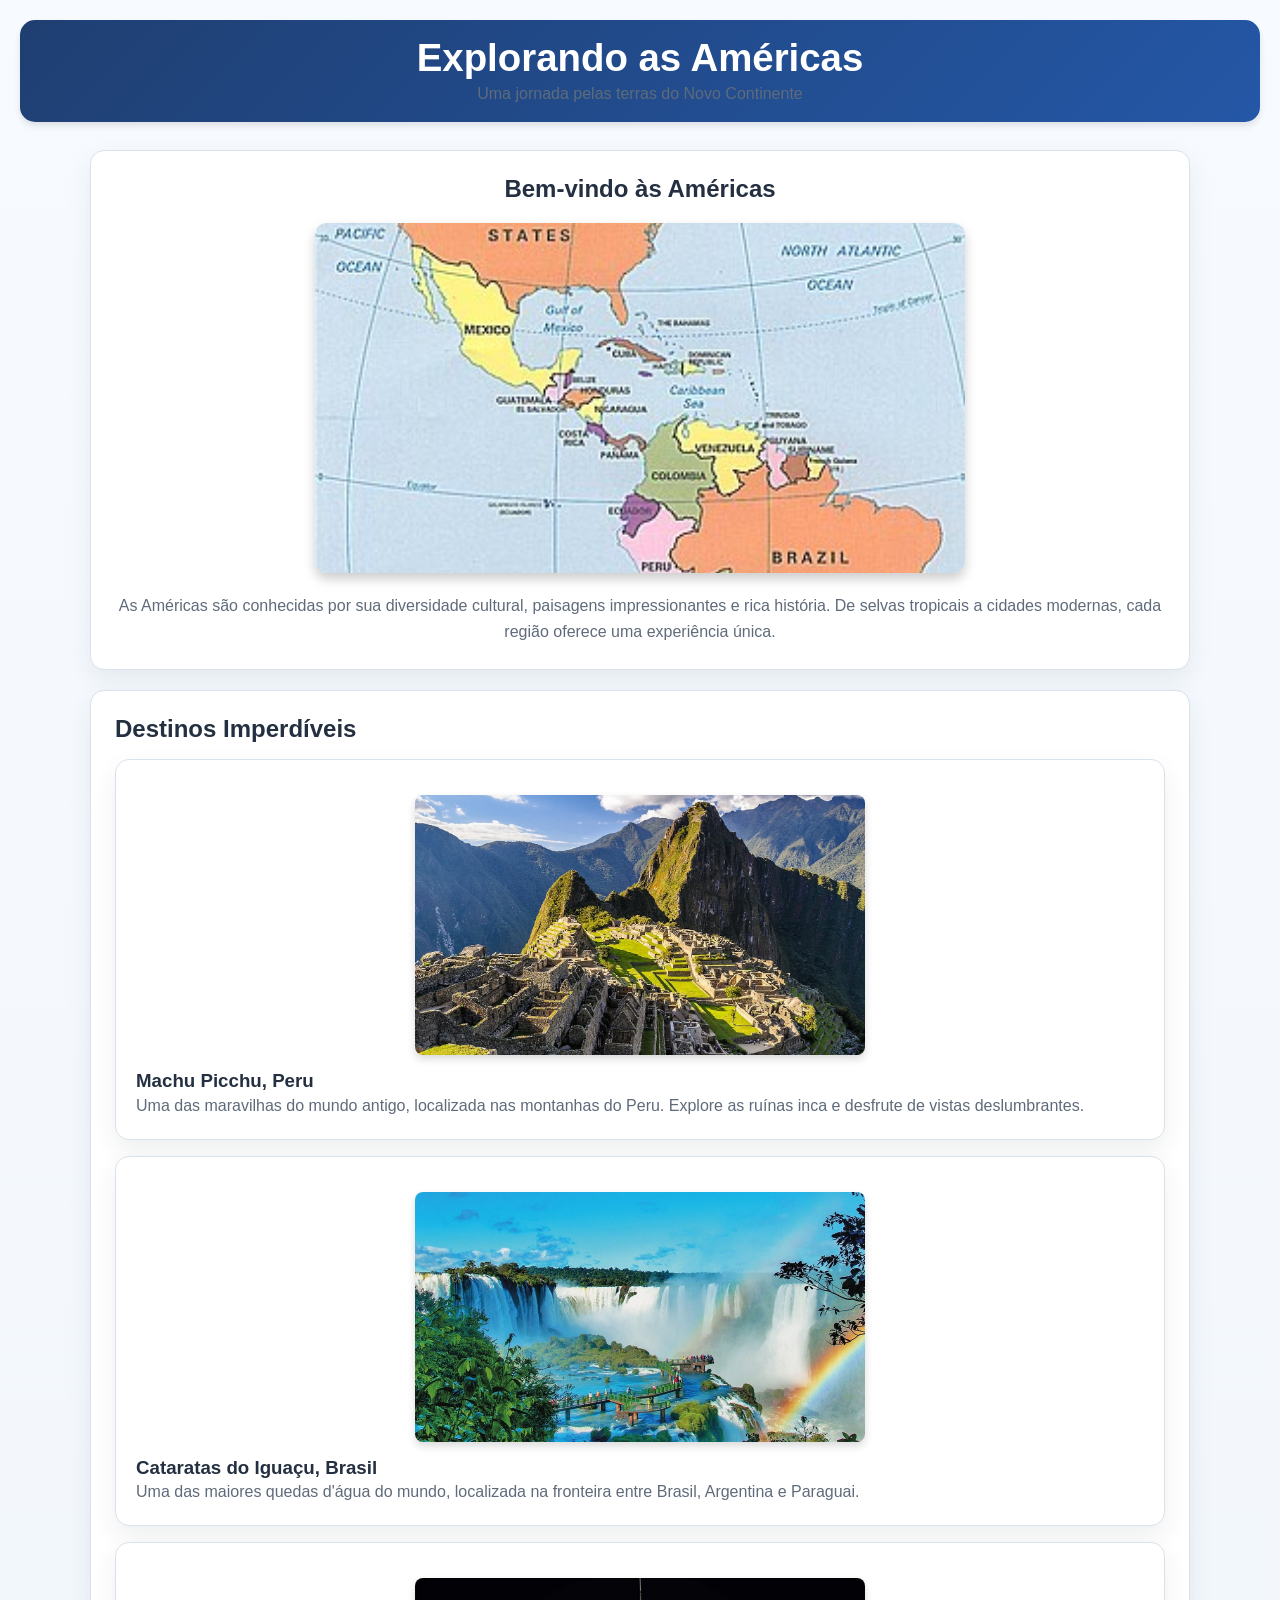
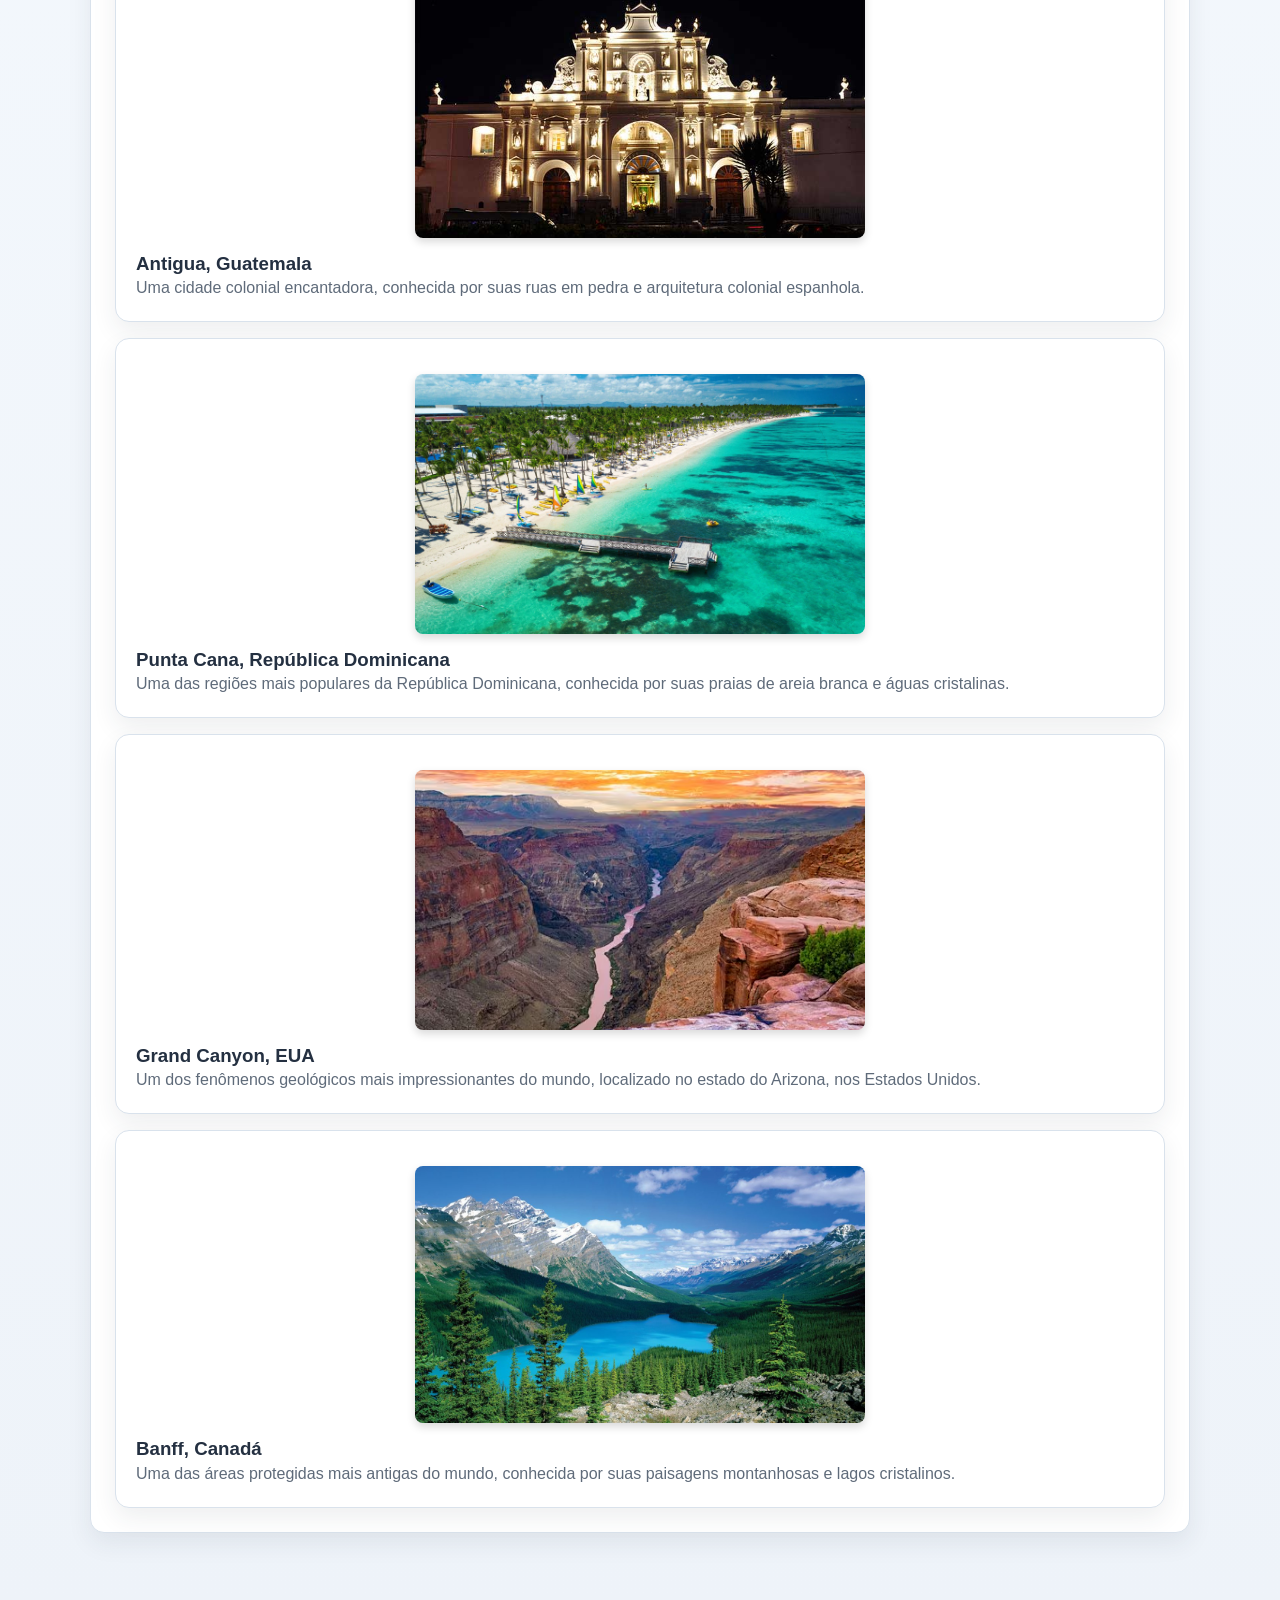
<file: pages/americas.html>
<!DOCTYPE html>
<html lang="pt-br">

<head>
    <meta charset="UTF-8">
    <meta name="viewport" content="width=device-width, initial-scale=1.0">
    <title>Volta ao Mundo - Américas</title>
    <link rel="stylesheet" href="../css/style.css">
</head>

<body class="pagina-interna">
    <header>
        <h1>Explorando as Américas</h1>
        <p>Uma jornada pelas terras do Novo Continente</p>
    </header>

    <main>
        <section class="introducao">
            <h2>Bem-vindo às Américas</h2>
            <img src="../images/americas/continente.png" alt="Mapa do continente americano" class="imagem-continente">
            <p>As Américas são conhecidas por sua diversidade cultural, paisagens impressionantes e rica história. De selvas tropicais a cidades modernas, cada região oferece uma experiência única.</p>
        </section>

        <section id="destinos">
            <h2>Destinos Imperdíveis</h2>
            <div class="cards">
                <article class="card">
                    <div class="imagem-card">
                        <img src="../images/americas/machu_picchu.png" alt="Machu Picchu" class="imagem-destino">
                    </div>
                    <div class="conteudo-card">
                        <h3>Machu Picchu, Peru</h3>
                        <p>Uma das maravilhas do mundo antigo, localizada nas montanhas do Peru. Explore as ruínas inca e desfrute de vistas deslumbrantes.</p>
                    </div>
                </article>

                <article class="card">
                    <div class="imagem-card">
                        <img src="../images/americas/cataratas.png" alt="Cataratas do Iguaçu" class="imagem-destino">
                    </div>
                    <div class="conteudo-card">
                        <h3>Cataratas do Iguaçu, Brasil</h3>
                        <p>Uma das maiores quedas d'água do mundo, localizada na fronteira entre Brasil, Argentina e Paraguai.</p>
                    </div>
                </article>

                <article class="card">
                    <div class="imagem-card">
                        <img src="../images/americas/antigua.png" alt="Antigua" class="imagem-destino">
                    </div>
                    <div class="conteudo-card">
                        <h3>Antigua, Guatemala</h3>
                        <p>Uma cidade colonial encantadora, conhecida por suas ruas em pedra e arquitetura colonial espanhola.</p>
                    </div>
                </article>

                <article class="card">
                    <div class="imagem-card">
                        <img src="../images/americas/punta_cana.png" alt="Punta Cana" class="imagem-destino">
                    </div>
                    <div class="conteudo-card">
                        <h3>Punta Cana, República Dominicana</h3>
                        <p>Uma das regiões mais populares da República Dominicana, conhecida por suas praias de areia branca e águas cristalinas.</p>
                    </div>
                </article>

                <article class="card">
                    <div class="imagem-card">
                        <img src="../images/americas/grand_canyon.png" alt="Grand Canyon" class="imagem-destino">
                    </div>
                    <div class="conteudo-card">
                        <h3>Grand Canyon, EUA</h3>
                        <p>Um dos fenômenos geológicos mais impressionantes do mundo, localizado no estado do Arizona, nos Estados Unidos.</p>
                    </div>
                </article>

                <article class="card">
                    <div class="imagem-card">
                        <img src="../images/americas/banff.png" alt="Banff" class="imagem-destino">
                    </div>
                    <div class="conteudo-card">
                        <h3>Banff, Canadá</h3>
                        <p>Uma das áreas protegidas mais antigas do mundo, conhecida por suas paisagens montanhosas e lagos cristalinos.</p>
                    </div>
                </article>
            </div>
        </section>
    </main>
</body>

</html>
</file>
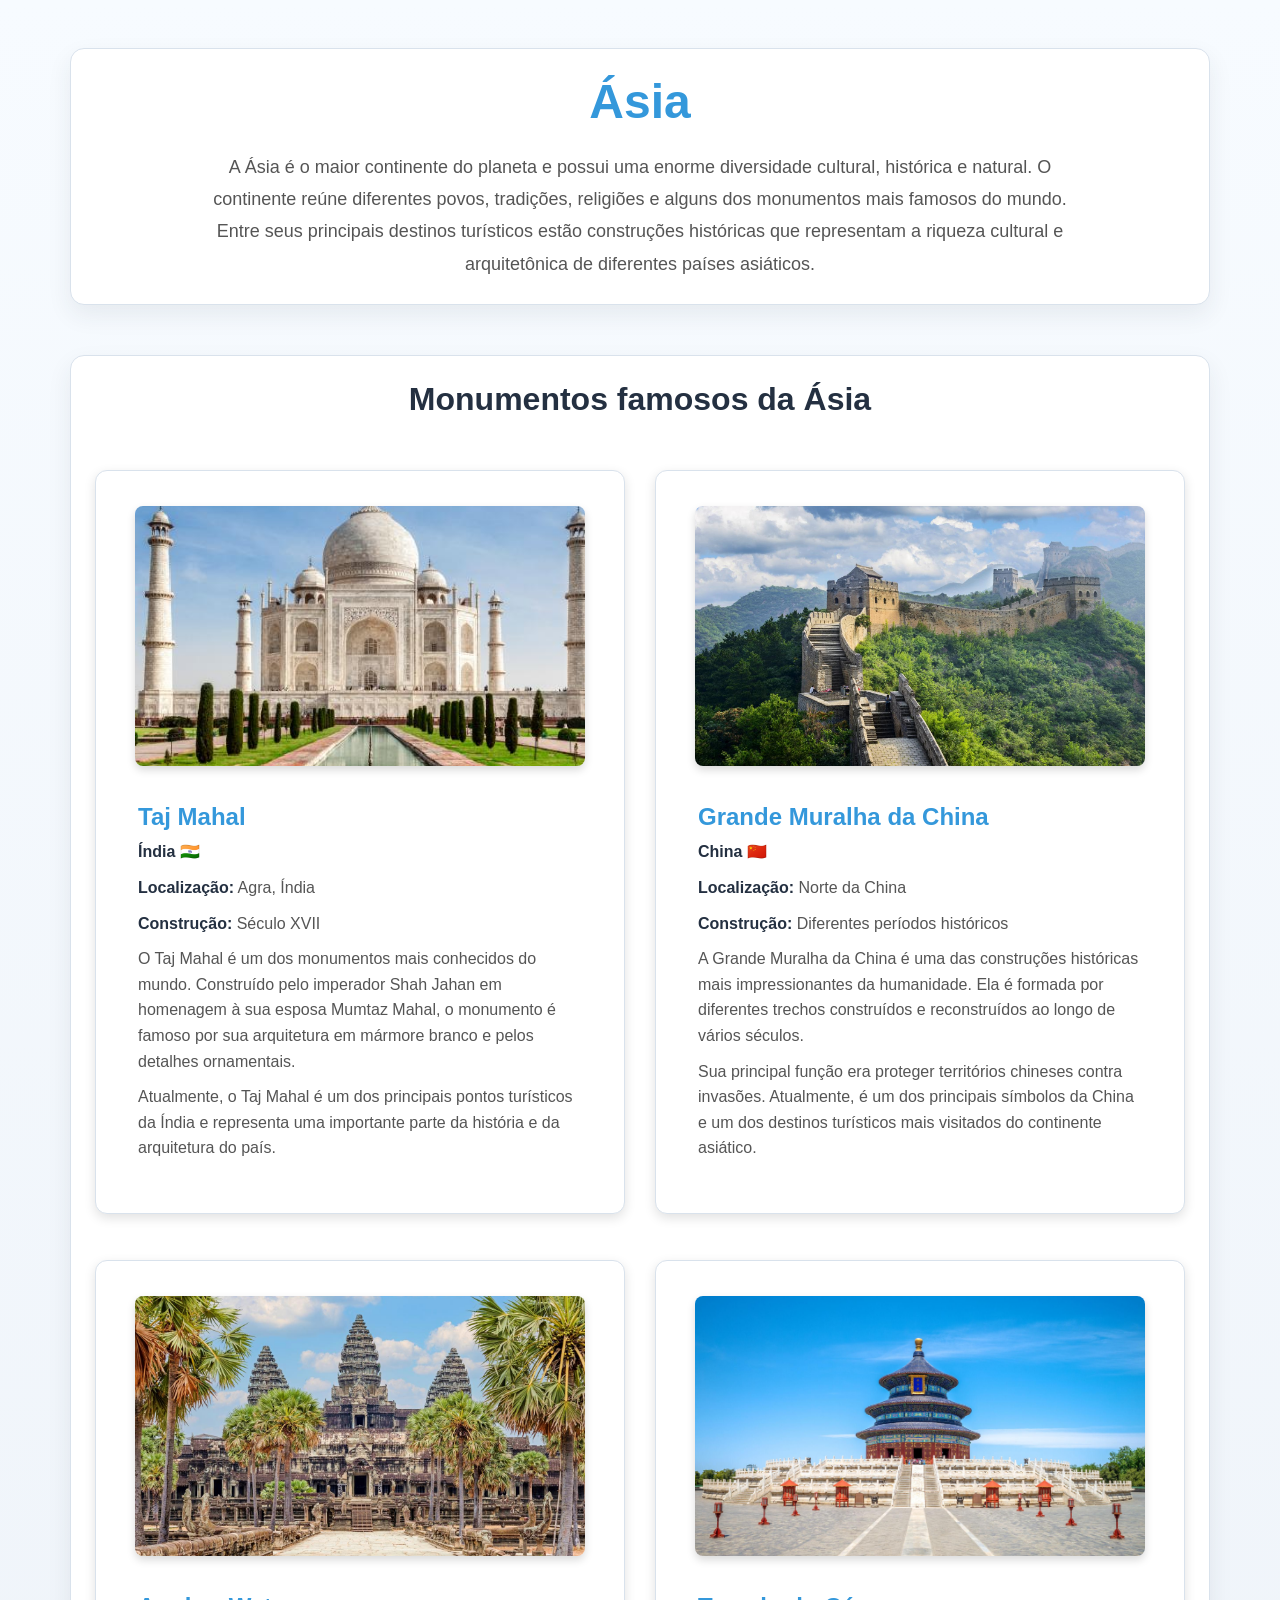
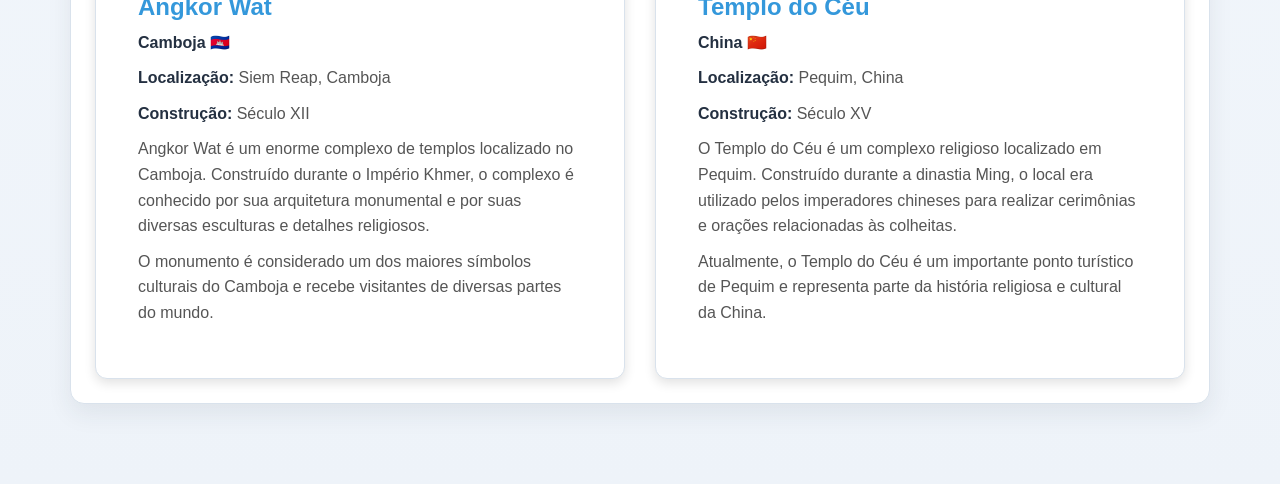
<file: pages/asia.html>
<!DOCTYPE html>
<html lang="pt-BR">

<head>
    <meta charset="UTF-8">
    <meta name="viewport" content="width=device-width, initial-scale=1.0">
    <title>Volta ao Mundo - Ásia</title>
    <link rel="stylesheet" href="../css/style.css">
    <link rel="stylesheet" href="../css/asia.css">
</head>

<body class="pagina-interna">

    <main class="pagina-asia">

        <!-- Introdução -->
        <section class="introducao">
            <h1>Ásia</h1>

            <p>
                A Ásia é o maior continente do planeta e possui uma enorme
                diversidade cultural, histórica e natural. O continente reúne
                diferentes povos, tradições, religiões e alguns dos monumentos
                mais famosos do mundo.
            </p>

            <p>
                Entre seus principais destinos turísticos estão construções
                históricas que representam a riqueza cultural e arquitetônica
                de diferentes países asiáticos.
            </p>
        </section>


        <!-- Monumentos -->
        <section class="monumentos">

            <h2>Monumentos famosos da Ásia</h2>

            <div class="cards">

                <!-- Taj Mahal -->
                <article class="card">

                    <img
                        src="../images/asia/tajMahal_asia.jpeg"
                        alt="Taj Mahal, na Índia"
                        class="imagem-destino"
                    >

                    <div class="card-conteudo">

                        <h3>Taj Mahal</h3>

                        <p>
                            <strong>Índia 🇮🇳</strong>
                        </p>

                        <p>
                            <strong>Localização:</strong> Agra, Índia
                        </p>

                        <p>
                            <strong>Construção:</strong> Século XVII
                        </p>

                        <p>
                            O Taj Mahal é um dos monumentos mais conhecidos
                            do mundo. Construído pelo imperador Shah Jahan
                            em homenagem à sua esposa Mumtaz Mahal, o monumento
                            é famoso por sua arquitetura em mármore branco e
                            pelos detalhes ornamentais.
                        </p>

                        <p>
                            Atualmente, o Taj Mahal é um dos principais pontos
                            turísticos da Índia e representa uma importante
                            parte da história e da arquitetura do país.
                        </p>

                    </div>

                </article>


                <!-- Grande Muralha da China -->
                <article class="card">

                    <img
                        src="../images/asia/grandeMuralha_asia.jpeg"
                        alt="Grande Muralha da China"
                        class="imagem-destino"
                    >

                    <div class="card-conteudo">

                        <h3>Grande Muralha da China</h3>

                        <p>
                            <strong>China 🇨🇳</strong>
                        </p>

                        <p>
                            <strong>Localização:</strong> Norte da China
                        </p>

                        <p>
                            <strong>Construção:</strong> Diferentes períodos
                            históricos
                        </p>

                        <p>
                            A Grande Muralha da China é uma das construções
                            históricas mais impressionantes da humanidade.
                            Ela é formada por diferentes trechos construídos
                            e reconstruídos ao longo de vários séculos.
                        </p>

                        <p>
                            Sua principal função era proteger territórios
                            chineses contra invasões. Atualmente, é um dos
                            principais símbolos da China e um dos destinos
                            turísticos mais visitados do continente asiático.
                        </p>

                    </div>

                </article>


                <!-- Angkor Wat -->
                <article class="card">

                    <img
                        src="../images/asia/angkorWat_asia.jpeg"
                        alt="Templo de Angkor Wat, no Camboja"
                        class="imagem-destino"
                    >

                    <div class="card-conteudo">

                        <h3>Angkor Wat</h3>

                        <p>
                            <strong>Camboja 🇰🇭</strong>
                        </p>

                        <p>
                            <strong>Localização:</strong> Siem Reap, Camboja
                        </p>

                        <p>
                            <strong>Construção:</strong> Século XII
                        </p>

                        <p>
                            Angkor Wat é um enorme complexo de templos
                            localizado no Camboja. Construído durante o
                            Império Khmer, o complexo é conhecido por sua
                            arquitetura monumental e por suas diversas
                            esculturas e detalhes religiosos.
                        </p>

                        <p>
                            O monumento é considerado um dos maiores símbolos
                            culturais do Camboja e recebe visitantes de
                            diversas partes do mundo.
                        </p>

                    </div>

                </article>


                <!-- Templo do Céu -->
                <article class="card">

                    <img
                        src="../images/asia/temploCeu_asia.jpeg"
                        alt="Templo do Céu em Pequim, China"
                        class="imagem-destino"
                    >

                    <div class="card-conteudo">

                        <h3>Templo do Céu</h3>

                        <p>
                            <strong>China 🇨🇳</strong>
                        </p>

                        <p>
                            <strong>Localização:</strong> Pequim, China
                        </p>

                        <p>
                            <strong>Construção:</strong> Século XV
                        </p>

                        <p>
                            O Templo do Céu é um complexo religioso localizado
                            em Pequim. Construído durante a dinastia Ming,
                            o local era utilizado pelos imperadores chineses
                            para realizar cerimônias e orações relacionadas
                            às colheitas.
                        </p>

                        <p>
                            Atualmente, o Templo do Céu é um importante ponto
                            turístico de Pequim e representa parte da história
                            religiosa e cultural da China.
                        </p>

                    </div>

                </article>

            </div>

        </section>

    </main>

</body>

</html>
</file>
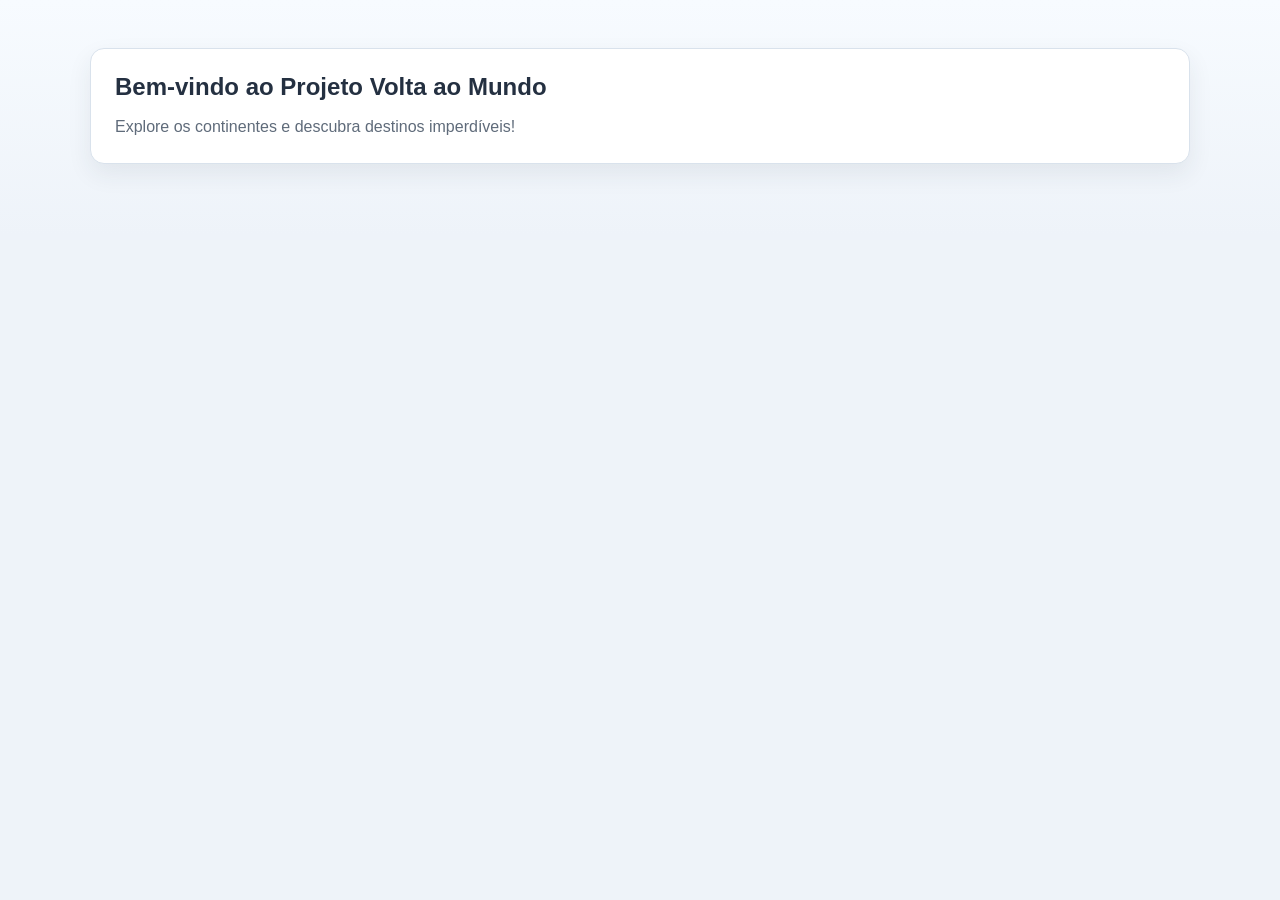
<file: pages/home.html>
<!DOCTYPE html>
<html lang="en">
<head>
    <meta charset="UTF-8">
    <meta name="viewport" content="width=device-width, initial-scale=1.0">
    <title>Volta ao Mundo - Home</title>
    <link rel="stylesheet" href="../css/style.css">
</head>
<body class="pagina-interna">
    <main>
        <section id="introducao">
            <h2>Bem-vindo ao Projeto Volta ao Mundo</h2>
            <p>Explore os continentes e descubra destinos imperdíveis!</p>
        </section>
    </main>
</body>
</html>
</file>
<file: css/style.css>
/* ==========================================
   1. VARIÁVEIS (Cores do Projeto)
   ========================================== */
:root {
    --primary-color: #3498db;
    --secondary-color: #2ecc71;
    --bg-color: #eef3f9;
    --surface-color: #ffffff;
    --text-color: #243041;
    --muted-text-color: #5f6b7a;
    --border-color: #d9e2ec;
    --text-secondary: #555555;
}

/* ==========================================
   2. RESET GERAL
   ========================================== */
* {
    margin: 0;
    padding: 0;
    border: 0;
    box-sizing: border-box;
}

/* =========================
   CONFIGURAÇÕES GERAIS
   ========================= */

body {
    font-family: Arial, Helvetica, sans-serif;
    background-color: var(--bg-color);
    color: var(--text-color);
    line-height: 1.6;
    display: flex;
    flex-direction: column;
    height: 100vh; /* Ocupa 100% da altura da janela */
    overflow: hidden; /* Remove barra de rolagem da página principal (index) */
    background-image: linear-gradient(180deg, #f7fbff 0%, var(--bg-color) 100%);
}



/* ==========================================
   ESTRUTURA BASE (Para o Iframe e Footer)
   ========================================== */
html, body {
    height: 100%;
    font-family: "Trebuchet MS", "Segoe UI", sans-serif;
    background-color: var(--bg-color);
    color: var(--text-color);
}



/* ==========================================
   4. CABEÇALHO E NAVEGAÇÃO
   ========================================== */
header {
    background: linear-gradient(135deg, var(--primary-color), #3a72c7);
    color: white;
    padding: 15px 20px;
    box-shadow: 0 4px 6px rgba(0, 0, 0, 0.1); /* Dá uma sombrinha elegante */
}

nav {
    display: flex;
    justify-content: space-between;
    align-items: center; /* Alinha os itens ao centro verticalmente */
    max-width: 1200px;
    margin: 0 auto; /* Centraliza a navegação se a tela for muito grande */
}

/* Estilo para o Logo/Título "Volta ao Mundo" */
nav > a {
    color: white;
    text-decoration: none;
    font-size: 1.5rem;
    font-weight: bold;
}

ul {
    list-style: none;
    display: flex;
    gap: 15px; /* Cria um espaçamento automático entre os links */
}

ul li a {
    color: white;
    text-decoration: none;
    font-weight: 500;
    padding: 8px 12px;
    border-radius: 5px;
    transition: background-color 0.3s ease; /* Efeito suave de transição */
}

/* Efeito Hover usando a sua cor secundária */
ul li a:hover {
    background-color: var(--secondary-color); 
}

/* ==========================================
   5. IFRAME (Ocupa o espaço restante)
   ========================================== */
iframe {
    flex: 1; /* Estica o iframe para preencher o espaço entre o header e o footer */
    width: 100%;
    background-color: var(--surface-color); /* Fundo branco para as páginas internas */
}

/* ==========================================
   6. RODAPÉ (Sempre no fundo)
   ========================================== */
footer {
    background-color: #2c3e50; /* Um azul mais escuro/cinza para contraste */
    color: #ecf0f1;
    text-align: center;
    padding: 15px;
    font-size: 0.9rem;
}

main {
    width: min(1100px, calc(100% - 32px));
    margin: 0 auto;
    padding: 24px 0 32px;
}

section,
article {
    background: var(--surface-color);
    border: 1px solid var(--border-color);
    border-radius: 14px;
    box-shadow: 0 10px 24px rgba(36, 48, 65, 0.08);
}

section {
    padding: 24px;
    margin-bottom: 20px;
}

article {
    padding: 20px;
    margin-top: 16px;
}

h1,
h2,
h3 {
    line-height: 1.2;
}

h1 {
    font-size: clamp(1.8rem, 3vw, 2.4rem);
}

h2 {
    margin-bottom: 12px;
}

p {
    color: var(--muted-text-color);
    line-height: 1.6;
}

.pagina-interna header {
    background: linear-gradient(135deg, #1f3f72, #2457a6);
    text-align: center;
    border-radius: 15px
}

.pagina-interna main {
    padding-top: 28px;
    
}

.pagina-interna main .introducao{

    text-align: center;

}

body.pagina-interna .destino {
    display: flex;
    flex-direction: column;
    align-items: center;
    text-align: center;
}



/* ==========================================
   7. IMAGENS DAS PÁGINAS INTERNAS (Europa, etc)
   ========================================== */

/* Estilo para as imagens dos destinos (Paris, Roma, etc.) */
.imagem-destino {
    width: 100%;
    max-width: 450px;      /* Limita a largura máxima */
    max-height: 260px;     /* Limita a altura máxima para não esticar */
    object-fit: cover;     /* Ajusta a foto sem distorcer/achatar */
    border-radius: 8px;
    margin: 15px auto;     /* O 'auto' centraliza a imagem se ela for menor que o container */
    box-shadow: 0 4px 8px rgba(0, 0, 0, 0.15);
    display: block;
}

.imagem-destino:hover,
.imagem-continente:hover {
    transform: translateY(-2px);
    transition: transform 0.2s ease;
}

/* Estilo para a imagem principal do continente */
.imagem-continente {
    width: 100%;
    max-width: 650px;      /* Limita a largura máxima */
    max-height: 350px;     /* Limita a altura máxima */
    object-fit: cover;     /* Mantém a proporção perfeita */
    border-radius: 12px;
    margin: 20px auto;     /* Centraliza a imagem na tela */
    box-shadow: 0 6px 12px rgba(0, 0, 0, 0.2);
    display: block;
}

/* ==========================================
   8. PÁGINAS INTERNAS (Europa, América, etc)
   ========================================== */
.pagina-interna {
    height: auto;
    overflow: auto;
    display: block; /* Remove o comportamento flex que trava a tela */
    padding: 20px; /* Dá um respiro nas bordas do texto */
}

@media (max-width: 720px) {
    nav {
        flex-direction: column;
        gap: 12px;
    }

    ul {
        flex-wrap: wrap;
        justify-content: center;
    }

    section,
    article {
        padding: 18px;
    }

    body.pagina-interna .destino {
        text-align: left;
        align-items: stretch;
    }
}

/* ==========================================
   PAGINA DA AFRICA
   ========================================== */
.pagina-africa .introducao {
    text-align: center;
}

.pagina-africa .introducao p {
    max-width: 80ch;
    margin: 0 auto;
}

.pagina-africa .cards {
    display: grid;
    grid-template-columns: repeat(2, minmax(0, 1fr));
    gap: 20px;
}

.pagina-africa .card {
    overflow: hidden;
    padding: 0;
    margin-top: 0;
}

.pagina-africa .imagem-card {
    background-color: var(--bg-color);
}

.pagina-africa .imagem-destino {
    width: 100%;
    max-width: none;
    height: 230px;
    max-height: none;
    margin: 0;
    border-radius: 0;
}

.pagina-africa .conteudo-card {
    padding: 20px;
}

.pagina-africa .conteudo-card h3 {
    margin-bottom: 10px;
    color: var(--primary-color);
}

@media (max-width: 720px) {
    .pagina-africa .cards {
        grid-template-columns: 1fr;
    }
}
</file>
<file: css/asia.css>
/* =========================
   PÁGINA DA ÁSIA
   ========================= */

.pagina-asia {
    width: 100%;
    max-width: 1200px;
    margin: 0 auto;
    padding: 40px 30px;
}


/* =========================
   INTRODUÇÃO - Asia
   ========================= */

.pagina-asia .introducao {
    text-align: center;
    margin-bottom: 50px;
}

.pagina-asia .introducao h1 {
    font-size: 48px;
    margin-bottom: 20px;
    color: var(--primary-color);
}

.pagina-asia .introducao p {
    max-width: 900px;
    margin: 0 auto;
    font-size: 18px;
    color: var(--text-secondary);
    line-height: 1.8;
}


/* =========================
   TÍTULO DOS MONUMENTOS - Asia
   ========================= */

.pagina-asia .monumentos h2 {
    text-align: center;
    font-size: 32px;
    margin-bottom: 35px;
    color: var(--text-color);
}
 

/* =========================
   CARDS - Asia
   ========================= */

.pagina-asia .cards {
    display: grid;
    grid-template-columns: repeat(2, 1fr);
    gap: 30px;
}


/* =========================
   CARD INDIVIDUAL - Asia
   ========================= */

.pagina-asia .card {
    background-color: var(--surface-color);
    border-radius: 12px;
    overflow: hidden;
    box-shadow: 0 4px 12px rgba(0, 0, 0, 0.12);
    transition: transform 0.3s ease, box-shadow 0.3s ease;
}

.pagina-asia .card:hover {
    transform: translateY(-6px);
    box-shadow: 0 8px 20px rgba(0, 0, 0, 0.18);
}


/* =========================
   IMAGENS - Asia
   ========================= */

.pagina-asia .card img {
    width: 100%;
    height: 300px;
    object-fit: cover;
    display: block;
}


/* =========================
   CONTEÚDO DO CARD - Asia
   ========================= */

.pagina-asia .card-conteudo {
    padding: 22px;
}

.pagina-asia .card-conteudo h3 {
    font-size: 24px;
    margin-bottom: 8px;
    color: var(--primary-color);
}

.pagina-asia .card-conteudo p {
    font-size: 16px;
    color: var(--text-secondary);
    margin-bottom: 10px;
}

.pagina-asia .card-conteudo strong {
    color: var(--text-color);
}


/* =========================
   RESPONSIVIDADE - Asia
   ========================= */

@media (max-width: 768px) {

    .pagina-asia {
        padding: 30px 20px;
    }

    .pagina-asia .introducao h1 {
        font-size: 38px;
    }

    .pagina-asia .introducao p {
        font-size: 16px;
    }

    .pagina-asia .monumentos h2 {
        font-size: 28px;
    }

    .pagina-asia .cards {
        grid-template-columns: 1fr;
    }

    .pagina-asia .card img {
        height: 280px;
    }
}


@media (max-width: 480px) {

    .pagina-asia {
        padding: 20px 15px;
    }

    .pagina-asia .introducao h1 {
        font-size: 32px;
    }

    .pagina-asia .monumentos h2 {
        font-size: 24px;
    }

    .pagina-asia .card img {
        height: 230px;
    }

    .pagina-asia .card-conteudo {
        padding: 18px;
    }

    .pagina-asia .card-conteudo h3 {
        font-size: 21px;
    }

}
</file>
